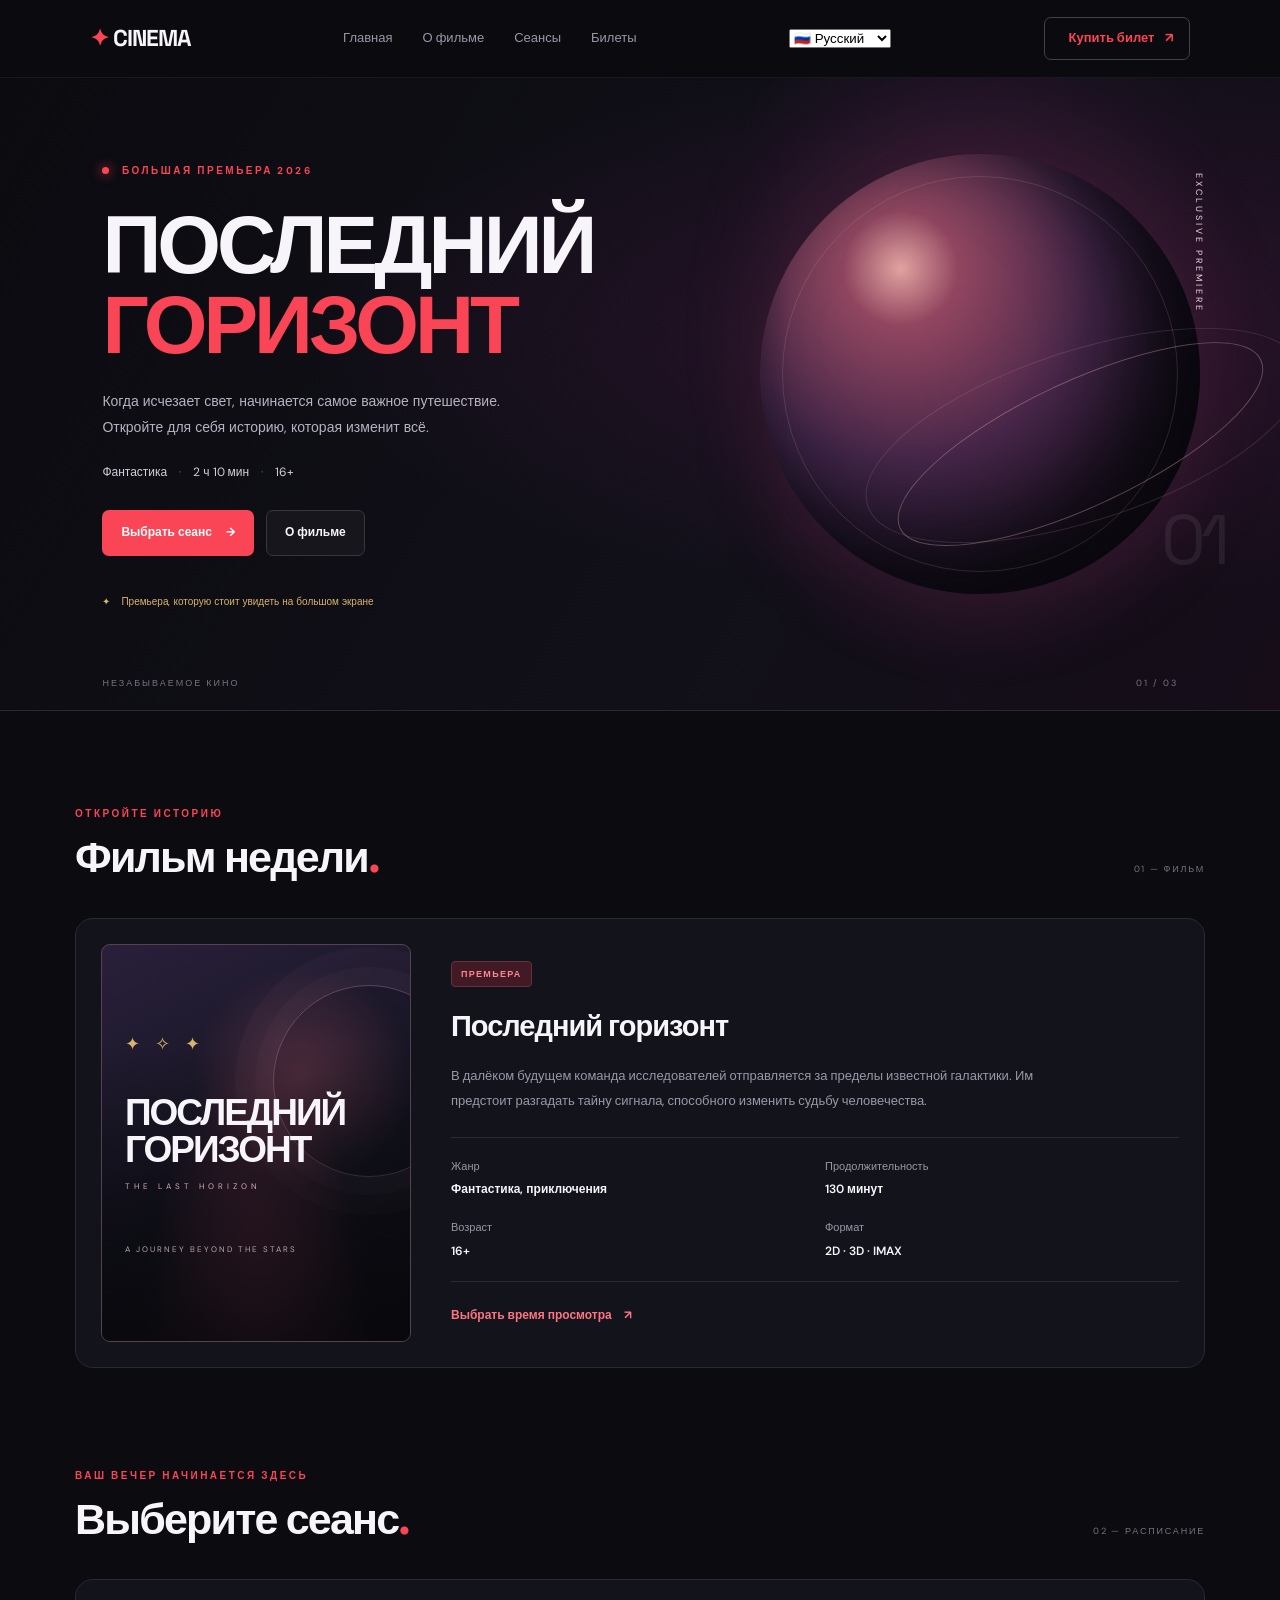
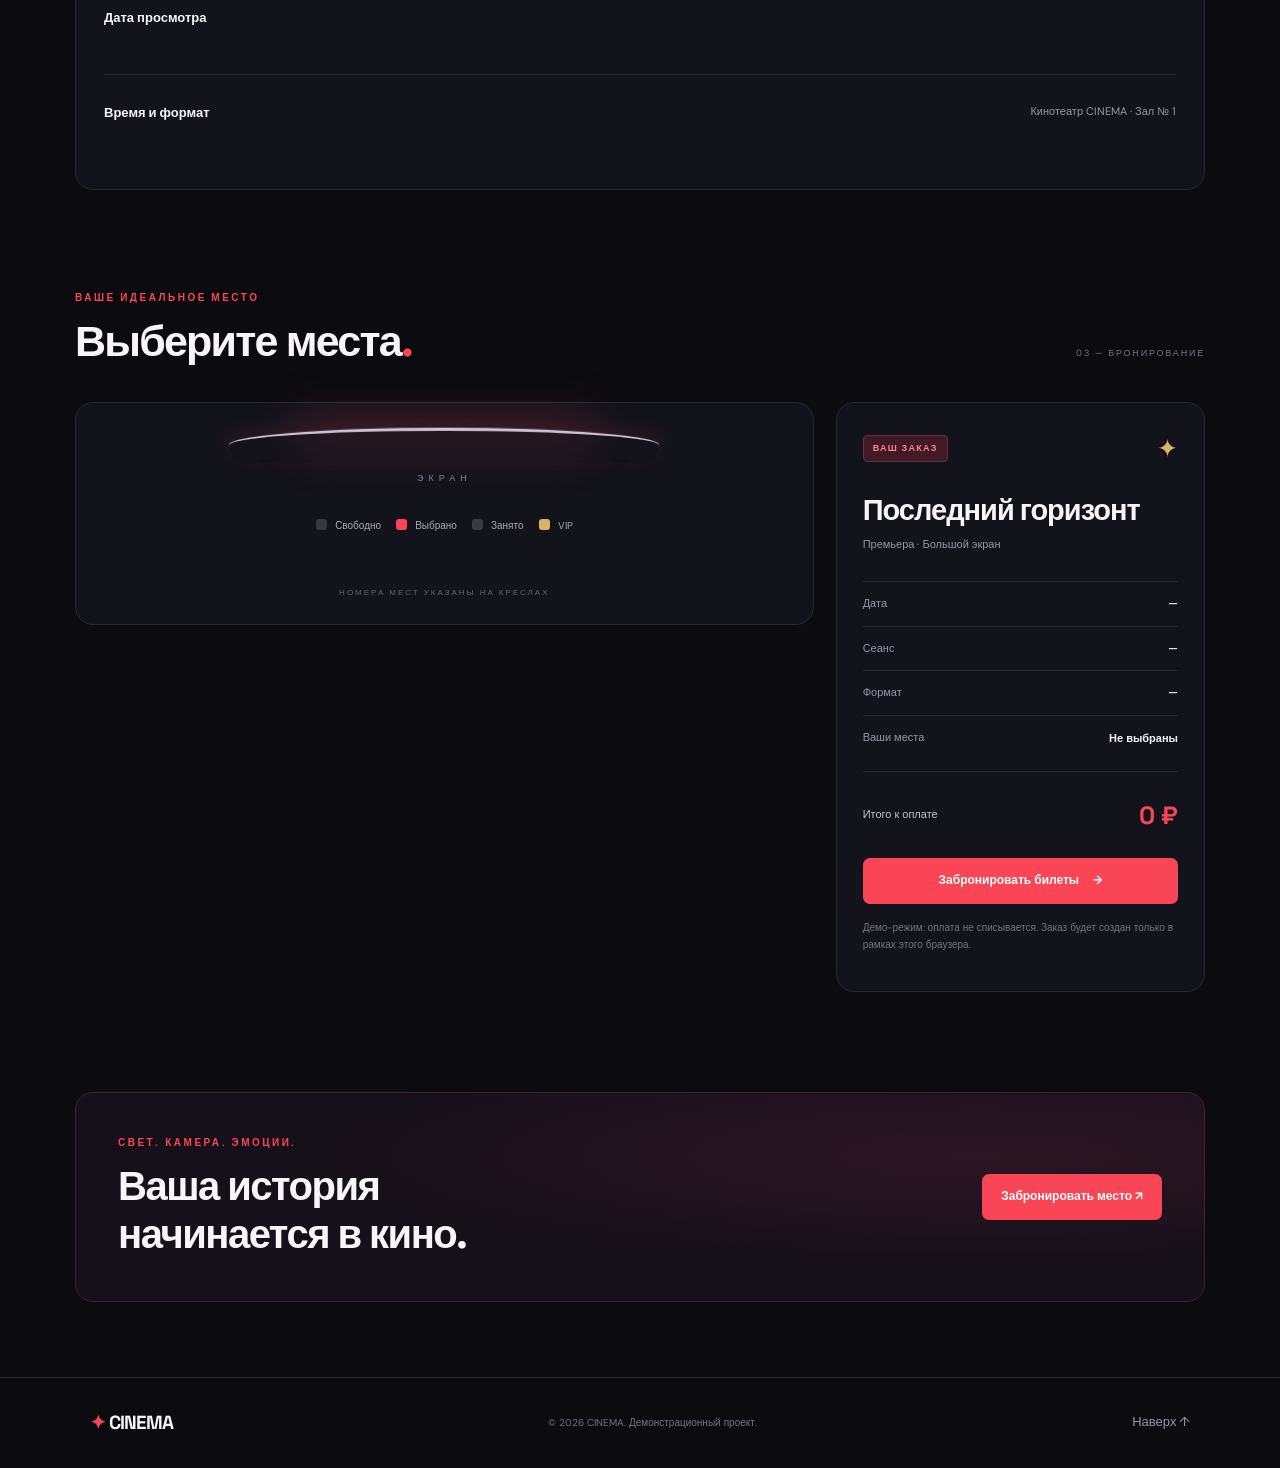
<file: index.html>
<!DOCTYPE html>
<html lang="ru">
<head>
  <meta charset="UTF-8">
  <meta name="viewport" content="width=device-width, initial-scale=1.0">
  <meta name="theme-color" content="#0b0b10">
  <meta name="description" content="Выбирайте сеанс и бронируйте места на кинопремьеру.">
  <title>CINEMA — Билеты на премьеру</title>
  <link rel="stylesheet" href="style.css">
  <script src="script.js" defer></script>
</head>
<body>
  <header class="header">
    <a class="logo" href="#home"><span>✦</span> CINEMA</a>

    <nav class="nav">
      <a href="#home" data-i18n="home">Главная</a>
      <a href="#movie" data-i18n="about">О фильме</a>
      <a href="#sessions" data-i18n="sessions">Сеансы</a>
      <a href="#booking" data-i18n="tickets">Билеты</a>
    </nav>

    <select id="languageSelect" aria-label="Выбор языка">
      <option value="ky">🇰🇬 Кыргызча</option>
      <option value="ru" selected>🇷🇺 Русский</option>
    </select>

    <a class="header-button" href="#sessions">
      <span data-i18n="buyTicket">Купить билет</span> <span>↗</span>
    </a>

    <button class="menu-toggle" id="menuToggle" aria-label="Открыть меню">☰</button>
  </header>

  <main>
    <section class="hero" id="home">
      <div class="hero-art" aria-hidden="true">
        <div class="planet"></div>
        <div class="orbit orbit-one"></div>
        <div class="orbit orbit-two"></div>
        <div class="hero-light"></div>
        <div class="poster-label">EXCLUSIVE PREMIERE</div>
        <div class="poster-number">01</div>
      </div>

      <div class="hero-content">
        <div class="eyebrow"><span class="live-dot"></span> <span data-i18n="premiere">БОЛЬШАЯ ПРЕМЬЕРА 2026</span></div>
        <h1 data-i18n="heroTitle">ПОСЛЕДНИЙ<br><span>ГОРИЗОНТ</span></h1>
        <p class="hero-description" data-i18n="heroDescription">
          Когда исчезает свет, начинается самое важное путешествие.
          Откройте для себя историю, которая изменит всё.
        </p>

        <div class="movie-meta">
          <span data-i18n="genre">Фантастика</span>
          <span>·</span>
          <span data-i18n="duration">2 ч 10 мин</span>
          <span>·</span>
          <span>16+</span>
        </div>

        <div class="hero-actions">
          <a href="#sessions" class="button button-primary"><span data-i18n="chooseSession">Выбрать сеанс</span> <span>→</span></a>
          <a href="#movie" class="button button-secondary" data-i18n="about">О фильме</a>
        </div>

        <div class="hero-note">
          <span>✦</span> <span data-i18n="heroNote">Премьера, которую стоит увидеть на большом экране</span>
        </div>
      </div>

      <div class="hero-bottom">
        <span data-i18n="cinemaTag">НЕЗАБЫВАЕМОЕ КИНО</span>
        <span>01 / 03</span>
      </div>
    </section>

    <section class="section movie-section" id="movie">
      <div class="section-heading">
        <div>
          <div class="eyebrow" data-i18n="discover">ОТКРОЙТЕ ИСТОРИЮ</div>
          <h2><span data-i18n="movieOfWeek">Фильм недели</span><span class="accent">.</span></h2>
        </div>
        <span class="section-index" data-i18n="filmIndex">01 — ФИЛЬМ</span>
      </div>

      <div class="movie-card">
        <div class="movie-cover">
          <div class="cover-stars">✦ &nbsp; ✧ &nbsp; ✦</div>
          <div class="cover-title" data-i18n="movieTitle">ПОСЛЕДНИЙ<br>ГОРИЗОНТ</div>
          <div class="cover-subtitle">THE LAST HORIZON</div>
          <div class="cover-bottom">A JOURNEY BEYOND THE STARS</div>
        </div>

        <div class="movie-info">
          <span class="pill" data-i18n="premiereLabel">ПРЕМЬЕРА</span>
          <h3 data-i18n="movieName">Последний горизонт</h3>
          <p class="movie-text" data-i18n="movieDescription">
            В далёком будущем команда исследователей отправляется
            за пределы известной галактики. Им предстоит разгадать
            тайну сигнала, способного изменить судьбу человечества.
          </p>

          <div class="info-grid">
            <div><span data-i18n="genreLabel">Жанр</span><strong data-i18n="genreValue">Фантастика, приключения</strong></div>
            <div><span data-i18n="durationLabel">Продолжительность</span><strong data-i18n="durationValue">130 минут</strong></div>
            <div><span data-i18n="ageLabel">Возраст</span><strong>16+</strong></div>
            <div><span data-i18n="formatLabel">Формат</span><strong>2D · 3D · IMAX</strong></div>
          </div>

          <a href="#sessions" class="text-link"><span data-i18n="chooseTime">Выбрать время просмотра</span> <span>↗</span></a>
        </div>
      </div>
    </section>

    <section class="section sessions-section" id="sessions">
      <div class="section-heading">
        <div>
          <div class="eyebrow" data-i18n="evening">ВАШ ВЕЧЕР НАЧИНАЕТСЯ ЗДЕСЬ</div>
          <h2><span data-i18n="chooseSession">Выберите сеанс</span><span class="accent">.</span></h2>
        </div>
        <span class="section-index" data-i18n="scheduleIndex">02 — РАСПИСАНИЕ</span>
      </div>

      <div class="session-panel">
        <div class="field-label" data-i18n="viewingDate">Дата просмотра</div>
        <div class="date-list" id="dateList" aria-label="Выберите дату"></div>

        <div class="session-divider"></div>

        <div class="session-topline">
          <div class="field-label" data-i18n="timeFormat">Время и формат</div>
          <span class="muted" data-i18n="cinemaHall">Кинотеатр CINEMA · Зал № 1</span>
        </div>

        <div class="time-list" id="timeList" aria-label="Выберите сеанс"></div>
        <p class="session-hint" id="sessionHint"></p>
      </div>
    </section>

    <section class="section booking-section" id="booking">
      <div class="section-heading">
        <div>
          <div class="eyebrow" data-i18n="idealSeat">ВАШЕ ИДЕАЛЬНОЕ МЕСТО</div>
          <h2><span data-i18n="chooseSeats">Выберите места</span><span class="accent">.</span></h2>
        </div>
        <span class="section-index" data-i18n="bookingIndex">03 — БРОНИРОВАНИЕ</span>
      </div>

      <div class="booking-layout">
        <div class="seat-panel">
          <div class="screen-wrap">
            <div class="screen-glow"></div>
            <div class="screen-shape"></div>
            <span data-i18n="screen">ЭКРАН</span>
          </div>

          <div class="seat-legend">
            <span><i class="legend-seat free"></i> <span data-i18n="free">Свободно</span></span>
            <span><i class="legend-seat chosen"></i> <span data-i18n="chosen">Выбрано</span></span>
            <span><i class="legend-seat occupied"></i> <span data-i18n="occupied">Занято</span></span>
            <span><i class="legend-seat vip"></i> VIP</span>
          </div>

          <div class="seat-map" id="seatMap" aria-label="Схема кинозала"></div>
          <div class="row-label" data-i18n="seatNumbers">НОМЕРА МЕСТ УКАЗАНЫ НА КРЕСЛАХ</div>
        </div>

        <aside class="order-panel">
          <div class="order-top">
            <span class="pill" data-i18n="yourOrder">ВАШ ЗАКАЗ</span>
            <span class="order-icon">✦</span>
          </div>

          <h3 data-i18n="movieName">Последний горизонт</h3>
          <p class="order-subtitle" data-i18n="premiereScreen">Премьера · Большой экран</p>

          <div class="order-detail">
            <span data-i18n="dateLabel">Дата</span>
            <strong id="summaryDate">—</strong>
          </div>
          <div class="order-detail">
            <span data-i18n="timeLabel">Сеанс</span>
            <strong id="summaryTime">—</strong>
          </div>
          <div class="order-detail">
            <span data-i18n="formatLabel">Формат</span>
            <strong id="summaryFormat">—</strong>
          </div>
          <div class="order-detail seats-detail">
            <span data-i18n="yourSeats">Ваши места</span>
            <strong id="summarySeats">Не выбраны</strong>
          </div>

          <div class="order-total">
            <span data-i18n="total">Итого к оплате</span>
            <strong id="totalPrice">0 ₽</strong>
          </div>

          <button class="button button-primary buy-button" id="buyButton">
            <span data-i18n="bookTickets">Забронировать билеты</span> <span>→</span>
          </button>

          <p class="order-footnote" data-i18n="demoNote">
            Демо-режим: оплата не списывается. Заказ будет создан только в рамках этого браузера.
          </p>
          <p class="order-message" id="orderMessage" role="status"></p>
        </aside>
      </div>
    </section>

    <section class="bottom-banner">
      <div>
        <div class="eyebrow" data-i18n="emotions">СВЕТ. КАМЕРА. ЭМОЦИИ.</div>
        <h2 data-i18n="bannerTitle">Ваша история<br>начинается в кино.</h2>
      </div>
      <a href="#sessions" class="button button-primary" data-i18n="reserveSeat">Забронировать место ↗</a>
    </section>
  </main>

  <footer class="footer">
    <a class="logo" href="#home"><span>✦</span> CINEMA</a>
    <p data-i18n="copyright">© 2026 CINEMA. Демонстрационный проект.</p>
    <a href="#home" data-i18n="top">Наверх ↑</a>
  </footer>

  <dialog class="confirmation-modal" id="confirmationModal">
    <button class="modal-close" id="closeModal" aria-label="Закрыть">×</button>
    <div class="modal-symbol">✓</div>
    <div class="eyebrow" data-i18n="orderCreated">ЗАКАЗ СОЗДАН</div>
    <h2 data-i18n="greatChoice">Отличный выбор!</h2>
    <p class="modal-description" data-i18n="orderFormed">Ваш демонстрационный заказ сформирован.</p>
    <div class="receipt" id="receipt"></div>
    <p class="modal-note" data-i18n="modalNote">
      Это учебный макет. Билеты не являются действительными, а реальная оплата не производится.
    </p>
    <button class="button button-primary modal-button" id="finishModal" data-i18n="great">Отлично!</button>
  </dialog>

  <div class="toast" id="toast" role="status" aria-live="polite"></div>
</body>
</html>
</file>
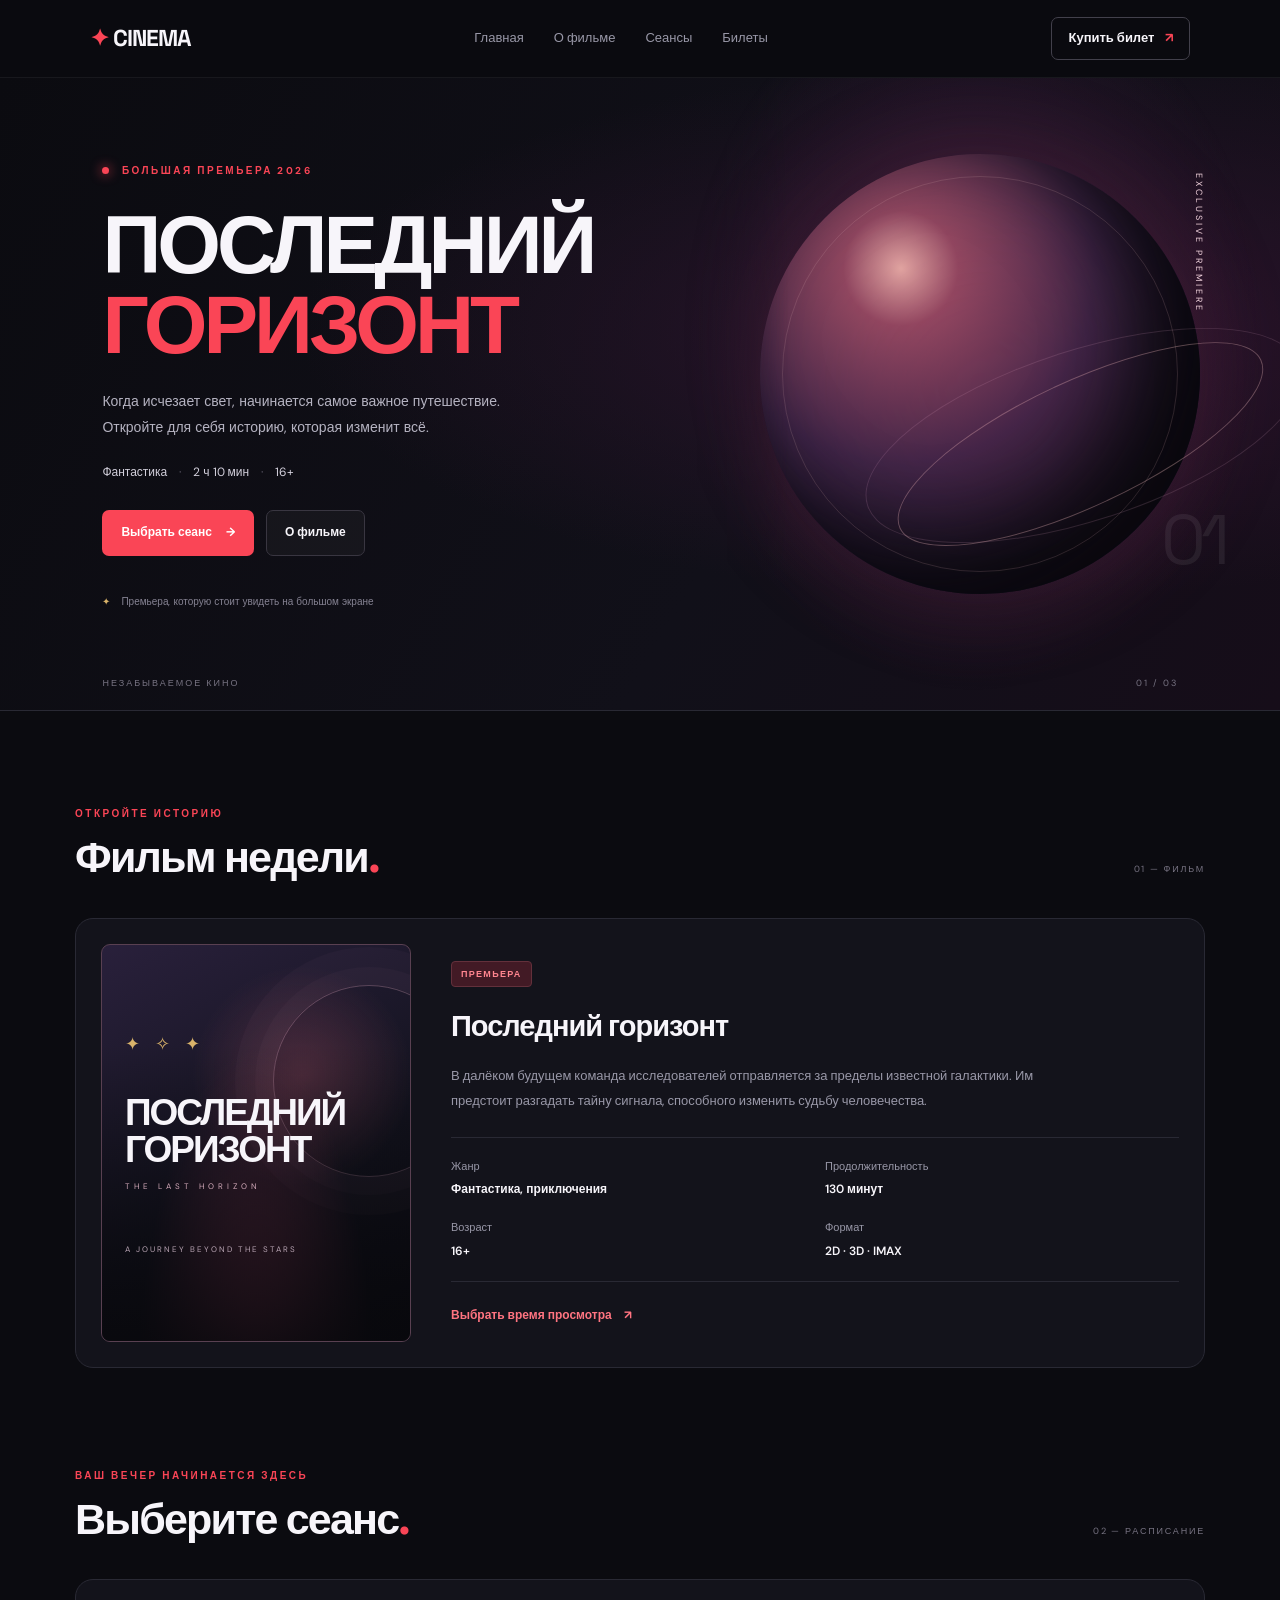
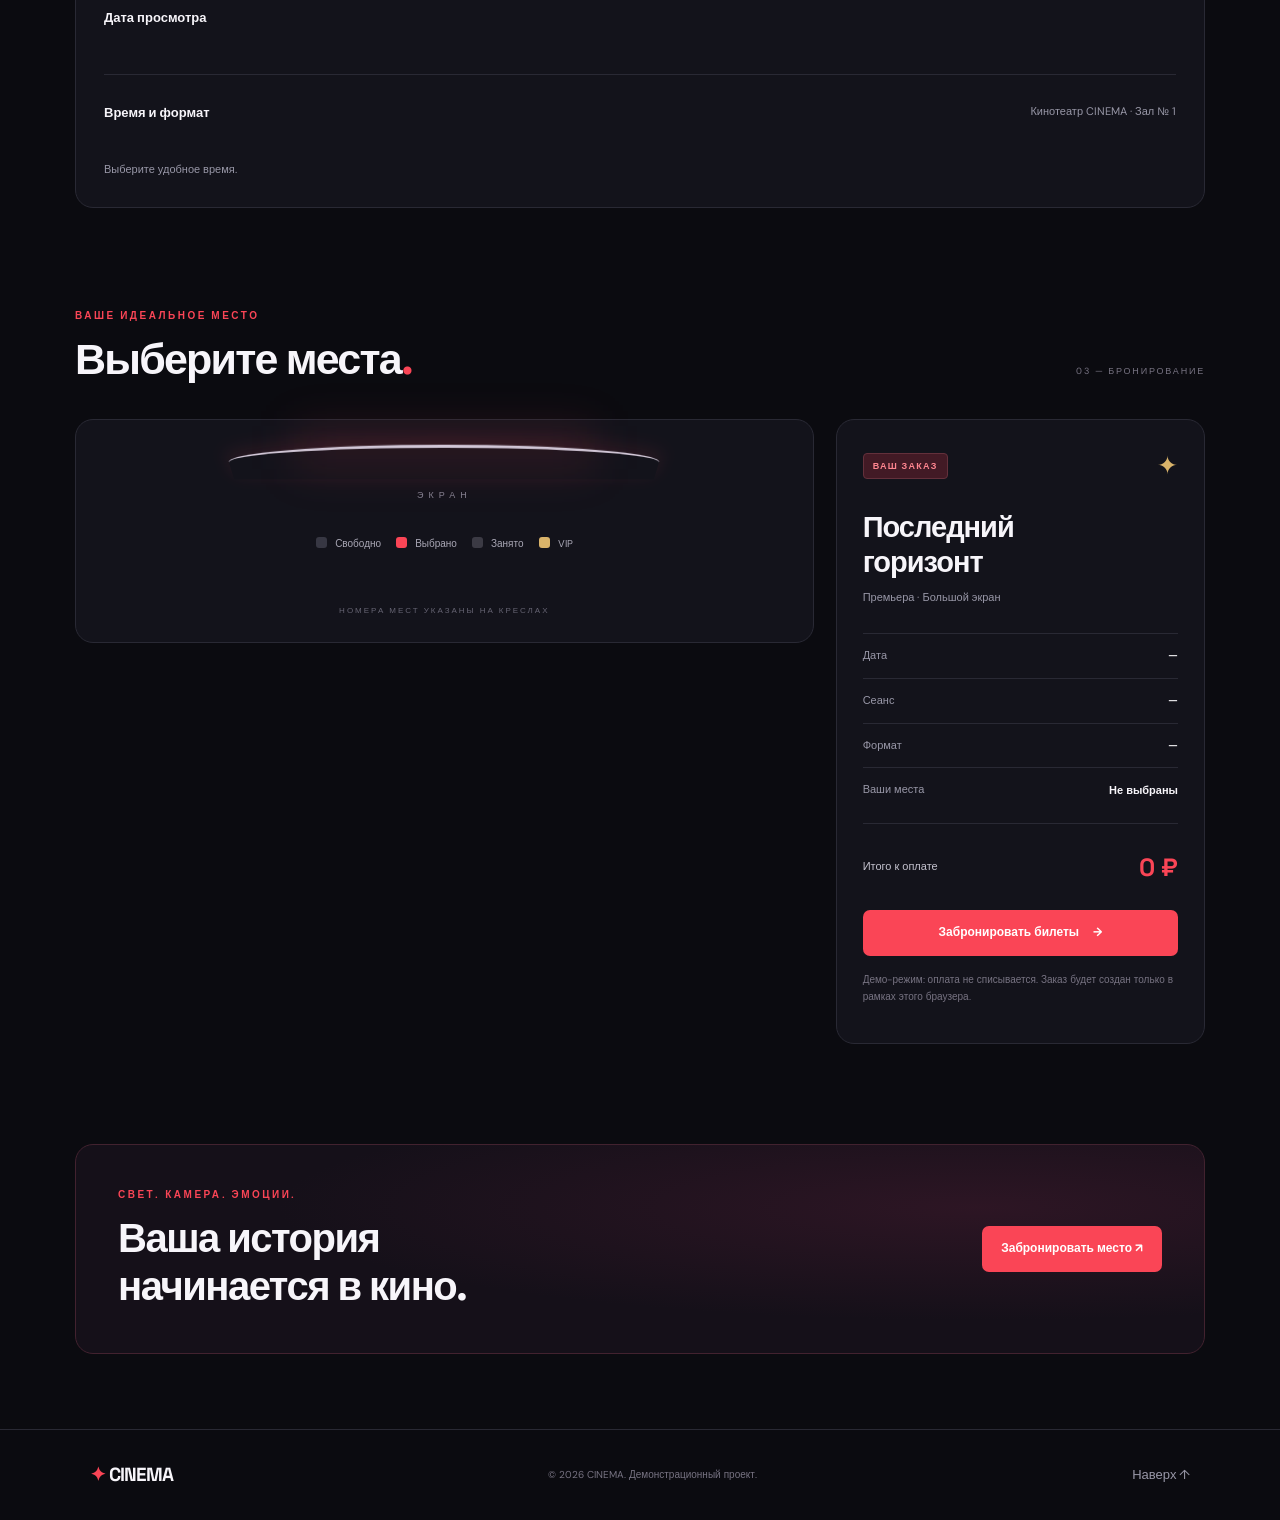
<file: prodaj bilet.html>
<!DOCTYPE html>
<html lang="ru">
<head>
  <meta charset="UTF-8">
  <meta name="viewport" content="width=device-width, initial-scale=1.0">
  <meta name="theme-color" content="#0b0b10">
  <meta name="description" content="Выбирайте сеанс и бронируйте места на кинопремьеру.">
  <title>CINEMA — Билеты на премьеру</title>
  <link rel="stylesheet" href="style.css">
  <script src="script.js" defer></script>
</head>
<body>
  <header class="header">
    <a class="logo" href="#home"><span>✦</span> CINEMA</a>

    <nav class="nav">
      <a href="#home">Главная</a>
      <a href="#movie">О фильме</a>
      <a href="#sessions">Сеансы</a>
      <a href="#booking">Билеты</a>
    </nav>

    <a class="header-button" href="#sessions">Купить билет <span>↗️</span></a>
    <button class="menu-toggle" id="menuToggle" aria-label="Открыть меню">☰</button>
  </header>

  <main>
    <section class="hero" id="home">
      <div class="hero-art" aria-hidden="true">
        <div class="planet"></div>
        <div class="orbit orbit-one"></div>
        <div class="orbit orbit-two"></div>
        <div class="hero-light"></div>
        <div class="poster-label">EXCLUSIVE PREMIERE</div>
        <div class="poster-number">01</div>
      </div>

      <div class="hero-content">
        <div class="eyebrow"><span class="live-dot"></span> БОЛЬШАЯ ПРЕМЬЕРА 2026</div>
        <h1>ПОСЛЕДНИЙ<br><span>ГОРИЗОНТ</span></h1>
        <p class="hero-description">
          Когда исчезает свет, начинается самое важное путешествие.
          Откройте для себя историю, которая изменит всё.
        </p>

        <div class="movie-meta">
          <span>Фантастика</span>
          <span>·</span>
          <span>2 ч 10 мин</span>
          <span>·</span>
          <span>16+</span>
        </div>

        <div class="hero-actions">
          <a href="#sessions" class="button button-primary">Выбрать сеанс <span>→</span></a>
          <a href="#movie" class="button button-secondary">О фильме</a>
        </div>

        <div class="hero-note">
          <span>✦</span> Премьера, которую стоит увидеть на большом экране
        </div>
      </div>

      <div class="hero-bottom">
        <span>НЕЗАБЫВАЕМОЕ КИНО</span>
        <span>01 / 03</span>
      </div>
    </section>

    <section class="section movie-section" id="movie">
      <div class="section-heading">
        <div>
          <div class="eyebrow">ОТКРОЙТЕ ИСТОРИЮ</div>
          <h2>Фильм недели<span class="accent">.</span></h2>
        </div>
        <span class="section-index">01 — ФИЛЬМ</span>
      </div>

      <div class="movie-card">
        <div class="movie-cover">
          <div class="cover-stars">✦ &nbsp; ✧ &nbsp; ✦</div>
          <div class="cover-title">ПОСЛЕДНИЙ<br>ГОРИЗОНТ</div>
          <div class="cover-subtitle">THE LAST HORIZON</div>
          <div class="cover-bottom">A JOURNEY BEYOND THE STARS</div>
        </div>

        <div class="movie-info">
          <span class="pill">ПРЕМЬЕРА</span>
          <h3>Последний горизонт</h3>
          <p class="movie-text">
            В далёком будущем команда исследователей отправляется
            за пределы известной галактики. Им предстоит разгадать
            тайну сигнала, способного изменить судьбу человечества.
          </p>

          <div class="info-grid">
            <div><span>Жанр</span><strong>Фантастика, приключения</strong></div>
            <div><span>Продолжительность</span><strong>130 минут</strong></div>
            <div><span>Возраст</span><strong>16+</strong></div>
            <div><span>Формат</span><strong>2D · 3D · IMAX</strong></div>
          </div>

          <a href="#sessions" class="text-link">Выбрать время просмотра <span>↗️</span></a>
        </div>
      </div>
    </section>

    <section class="section sessions-section" id="sessions">
      <div class="section-heading">
        <div>
          <div class="eyebrow">ВАШ ВЕЧЕР НАЧИНАЕТСЯ ЗДЕСЬ</div>
          <h2>Выберите сеанс<span class="accent">.</span></h2>
        </div>
        <span class="section-index">02 — РАСПИСАНИЕ</span>
      </div>

      <div class="session-panel">
        <div class="field-label">Дата просмотра</div>
        <div class="date-list" id="dateList" aria-label="Выберите дату"></div>

        <div class="session-divider"></div>

        <div class="session-topline">
          <div class="field-label">Время и формат</div>
          <span class="muted">Кинотеатр CINEMA · Зал № 1</span>
        </div>

        <div class="time-list" id="timeList" aria-label="Выберите сеанс"></div>
        <p class="session-hint" id="sessionHint">Выберите удобное время.</p>
      </div>
    </section>

    <section class="section booking-section" id="booking">
      <div class="section-heading">
        <div>
          <div class="eyebrow">ВАШЕ ИДЕАЛЬНОЕ МЕСТО</div>
          <h2>Выберите места<span class="accent">.</span></h2>
        </div>
        <span class="section-index">03 — БРОНИРОВАНИЕ</span>
      </div>

      <div class="booking-layout">
        <div class="seat-panel">
          <div class="screen-wrap">
            <div class="screen-glow"></div>
            <div class="screen-shape"></div>
            <span>ЭКРАН</span>
          </div>

          <div class="seat-legend">
            <span><i class="legend-seat free"></i> Свободно</span>
            <span><i class="legend-seat chosen"></i> Выбрано</span>
            <span><i class="legend-seat occupied"></i> Занято</span>
            <span><i class="legend-seat vip"></i> VIP</span>
          </div>

          <div class="seat-map" id="seatMap" aria-label="Схема кинозала"></div>
          <div class="row-label">НОМЕРА МЕСТ УКАЗАНЫ НА КРЕСЛАХ</div>
        </div>

        <aside class="order-panel">
          <div class="order-top">
            <span class="pill">ВАШ ЗАКАЗ</span>
            <span class="order-icon">✦</span>
          </div>

          <h3>Последний<br>горизонт</h3>
          <p class="order-subtitle">Премьера · Большой экран</p>

          <div class="order-detail">
            <span>Дата</span>
            <strong id="summaryDate">—</strong>
          </div>
          <div class="order-detail">
            <span>Сеанс</span>
            <strong id="summaryTime">—</strong>
          </div>
          <div class="order-detail">
            <span>Формат</span>
            <strong id="summaryFormat">—</strong>
          </div>
          <div class="order-detail seats-detail">
            <span>Ваши места</span>
            <strong id="summarySeats">Не выбраны</strong>
          </div>

          <div class="order-total">
            <span>Итого к оплате</span>
            <strong id="totalPrice">0 ₽</strong>
          </div>

          <button class="button button-primary buy-button" id="buyButton">
            Забронировать билеты <span>→</span>
          </button>

          <p class="order-footnote">
            Демо-режим: оплата не списывается. Заказ будет создан
            только в рамках этого браузера.
          </p>
          <p class="order-message" id="orderMessage" role="status"></p>
        </aside>
      </div>
    </section>

    <section class="bottom-banner">
      <div>
        <div class="eyebrow">СВЕТ. КАМЕРА. ЭМОЦИИ.</div>
        <h2>Ваша история<br>начинается в кино.</h2>
      </div>
      <a href="#sessions" class="button button-primary">Забронировать место ↗️</a>
    </section>
  </main>

  <footer class="footer">
    <a class="logo" href="#home"><span>✦</span> CINEMA</a>
    <p>© 2026 CINEMA. Демонстрационный проект.</p>
    <a href="#home">Наверх ↑</a>
  </footer>

  <dialog class="confirmation-modal" id="confirmationModal">
    <button class="modal-close" id="closeModal" aria-label="Закрыть">×</button>
    <div class="modal-symbol">✓</div>
    <div class="eyebrow">ЗАКАЗ СОЗДАН</div>
    <h2>Отличный выбор!</h2>
    <p class="modal-description">
      Ваш демонстрационный заказ сформирован.
    </p>
    <div class="receipt" id="receipt"></div>
    <p class="modal-note">
      Это учебный макет. Билеты не являются действительными,
      а реальная оплата не производится.
    </p>
    <button class="button button-primary modal-button" id="finishModal">Отлично!</button>
  </dialog>

  <div class="toast" id="toast" role="status" aria-live="polite"></div>
</body>
</html>
</file>
<file: style.css>
@import url('https://fonts.googleapis.com/css2?family=DM+Sans:wght@400;500;600;700&family=Space+Grotesk:wght@400;500;600;700&display=swap');

:root {
  --bg: #0b0b10;
  --surface: #13131b;
  --surface-light: #1b1b26;
  --border: #292934;
  --text: #f7f5fa;
  --muted: #9897a7;
  --red: #fa4556;
  --red-dark: #d82c40;
  --gold: #d9b36a;
  --green: #6ce0a0;
  --radius: 18px;
}

* {
  box-sizing: border-box;
  margin: 0;
  padding: 0;
}

html {
  scroll-behavior: smooth;
  scroll-padding-top: 90px;
}

body {
  font-family: 'DM Sans', Arial, sans-serif;
  background: var(--bg);
  color: var(--text);
  line-height: 1.6;
  overflow-x: hidden;
}

button, a {
  font: inherit;
}

a {
  color: inherit;
  text-decoration: none;
}

button {
  color: inherit;
}

button:focus-visible, a:focus-visible {
  outline: 2px solid var(--gold);
  outline-offset: 4px;
}

::selection {
  background: var(--red);
  color: white;
}

.header {
  height: 78px;
  padding: 0 7%;
  display: flex;
  justify-content: space-between;
  align-items: center;
  gap: 25px;
  position: sticky;
  top: 0;
  z-index: 20;
  background: rgba(11, 11, 16, .92);
  backdrop-filter: blur(18px);
  border-bottom: 1px solid rgba(255, 255, 255, .06);
}

.logo {
  font-family: 'Space Grotesk', sans-serif;
  font-size: 23px;
  font-weight: 700;
  letter-spacing: -1px;
  white-space: nowrap;
}

.logo span {
  color: var(--red);
}

.nav {
  display: flex;
  gap: 30px;
  align-items: center;
}

.nav a, .footer > a:last-child {
  color: var(--muted);
  font-size: 13px;
  transition: color .2s;
}

.nav a:hover, .footer > a:last-child:hover {
  color: white;
}

.header-button {
  font-size: 13px;
  font-weight: 700;
  padding: 10px 16px;
  border: 1px solid #42404b;
  border-radius: 7px;
  transition: .2s;
}

.header-button span {
  color: var(--red);
  margin-left: 8px;
}

.header-button:hover {
  border-color: var(--red);
}

.menu-toggle {
  display: none;
  background: transparent;
  border: 0;
  font-size: 24px;
  cursor: pointer;
}

.hero {
  min-height: 610px;
  position: relative;
  overflow: hidden;
  display: flex;
  align-items: center;
  padding: 85px 8% 100px;
  background:
    radial-gradient(ellipse at 80% 40%, #2b142c 0%, transparent 50%),
    linear-gradient(120deg, #0b0b10, #111019 60%, #160d19);
  border-bottom: 1px solid var(--border);
}

.hero-content {
  max-width: 590px;
  position: relative;
  z-index: 3;
}

.eyebrow {
  font-size: 10px;
  font-weight: 700;
  letter-spacing: 2.5px;
  color: var(--red);
}

.live-dot {
  display: inline-block;
  width: 7px;
  height: 7px;
  margin-right: 8px;
  background: var(--red);
  border-radius: 50%;
  box-shadow: 0 0 12px var(--red);
}

h1, h2, h3, .cover-title {
  font-family: 'Space Grotesk', sans-serif;
}

.hero h1 {
  font-size: clamp(45px, 6.4vw, 82px);
  line-height: .98;
  letter-spacing: -4px;
  margin: 26px 0 22px;
}

.hero h1 span {
  color: var(--red);
}

.hero-description {
  max-width: 420px;
  color: #b5b3c1;
  font-size: 14px;
  line-height: 1.9;
}

.movie-meta {
  display: flex;
  flex-wrap: wrap;
  gap: 12px;
  color: #d2cfdb;
  font-size: 12px;
  margin: 22px 0 28px;
}

.movie-meta span:nth-child(even) {
  color: #656272;
}

.hero-actions {
  display: flex;
  flex-wrap: wrap;
  gap: 12px;
}

.button {
  min-height: 46px;
  padding: 12px 18px;
  display: inline-flex;
  justify-content: center;
  align-items: center;
  gap: 14px;
  border: 1px solid transparent;
  border-radius: 7px;
  cursor: pointer;
  font-size: 12px;
  font-weight: 700;
  transition: transform .2s, background .2s, border-color .2s;
}

.button:hover {
  transform: translateY(-2px);
}

.button-primary {
  background: var(--red);
  color: white;
}

.button-primary:hover {
  background: var(--red-dark);
}

.button-secondary {
  background: rgba(255, 255, 255, .03);
  border-color: #393641;
}

.button-secondary:hover {
  border-color: #777180;
}

.hero-note {
  color: #858292;
  font-size: 10px;
  margin-top: 38px;
}

.hero-note span {
  color: var(--gold);
  margin-right: 8px;
}

.hero-art {
  width: 48%;
  position: absolute;
  inset: 0 0 0 auto;
  overflow: hidden;
  pointer-events: none;
  background:
    radial-gradient(ellipse at 50% 40%, #6e263f 0%, #29172c 29%, transparent 67%);
  mask-image: linear-gradient(to right, transparent, black 20%);
}

.planet {
  width: min(36vw, 440px);
  aspect-ratio: 1;
  border-radius: 50%;
  position: absolute;
  top: 12%;
  right: 13%;
  background:
    radial-gradient(circle at 32% 26%, #e0a6a2 0%, #8d465f 13%, #3b2446 44%, #100f1c 72%);
  box-shadow: inset -50px -35px 90px #07070c, 0 0 100px #a2376030;
  animation: float 8s ease-in-out infinite;
}

.planet::after {
  content: '';
  position: absolute;
  inset: 5%;
  border-radius: 50%;
  border: 1px solid #e6b7bb28;
}

.orbit {
  position: absolute;
  width: 65%;
  height: 20%;
  border: 1px solid #e4b1b35c;
  border-radius: 50%;
  top: 48%;
  right: 0%;
  transform: rotate(-25deg);
}

.orbit-two {
  width: 74%;
  height: 27%;
  top: 43%;
  right: -5%;
  border-color: #d7a2c02c;
  transform: rotate(-18deg);
}

.hero-light {
  position: absolute;
  width: 230px;
  height: 230px;
  top: 30%;
  right: 30%;
  border-radius: 50%;
  background: #ee426f;
  filter: blur(100px);
  opacity: .13;
}

.poster-label, .poster-number {
  position: absolute;
  color: #f4d5df;
  font-size: 9px;
  letter-spacing: 3px;
}

.poster-label {
  right: 12%;
  top: 15%;
  writing-mode: vertical-rl;
}

.poster-number {
  right: 9%;
  bottom: 18%;
  font-family: 'Space Grotesk', sans-serif;
  font-size: 70px;
  letter-spacing: -5px;
  color: #ffffff12;
}

.hero-bottom {
  position: absolute;
  left: 8%;
  right: 8%;
  bottom: 20px;
  display: flex;
  justify-content: space-between;
  color: #777382;
  font-size: 9px;
  letter-spacing: 2px;
}

.section {
  max-width: 1200px;
  margin: auto;
  padding: 95px 35px 0;
}

.section-heading {
  display: flex;
  justify-content: space-between;
  align-items: flex-end;
  gap: 20px;
  margin-bottom: 34px;
}

.section-heading h2 {
  font-size: clamp(30px, 4vw, 43px);
  letter-spacing: -1.8px;
  line-height: 1.2;
  margin-top: 10px;
}

.accent {
  color: var(--red);
}

.section-index {
  color: #777382;
  font-size: 9px;
  letter-spacing: 1.8px;
  white-space: nowrap;
  padding-bottom: 7px;
}

.movie-card {
  display: grid;
  grid-template-columns: 310px 1fr;
  gap: 40px;
  padding: 25px;
  background: var(--surface);
  border: 1px solid var(--border);
  border-radius: var(--radius);
}

.movie-cover {
  min-height: 355px;
  padding: 27px 23px;
  position: relative;
  overflow: hidden;
  display: flex;
  flex-direction: column;
  justify-content: center;
  background:
    radial-gradient(circle at 65% 33%, #be596a50, transparent 33%),
    radial-gradient(ellipse at 50% 120%, #733047, transparent 55%),
    linear-gradient(155deg, #29203b, #12121d 60%, #09090f);
  border: 1px solid #594051;
  border-radius: 9px;
}

.movie-cover::before {
  content: '';
  position: absolute;
  width: 190px;
  height: 190px;
  right: -55px;
  top: 40px;
  border: 1px solid #dca5bc50;
  border-radius: 50%;
  box-shadow: 0 0 0 18px #dca5bc08, 0 0 0 38px #dca5bc08;
}

.movie-cover::after {
  content: '';
  position: absolute;
  inset: 0;
  background: linear-gradient(0deg, #08080cdd, transparent 75%);
}

.cover-stars, .cover-title, .cover-subtitle, .cover-bottom {
  position: relative;
  z-index: 1;
}

.cover-stars {
  color: var(--gold);
  font-size: 18px;
  margin-bottom: 35px;
}

.cover-title {
  font-size: 37px;
  line-height: 1;
  font-weight: 700;
  letter-spacing: -2px;
}

.cover-subtitle {
  color: #d2a9b9;
  font-size: 8px;
  letter-spacing: 4px;
  margin-top: 12px;
}

.cover-bottom {
  color: #b8a4b3;
  font-size: 8px;
  letter-spacing: 2px;
  margin-top: 50px;
}

.movie-info {
  align-self: center;
  padding: 15px 0;
}

.pill {
  display: inline-flex;
  padding: 5px 9px;
  border: 1px solid #63303b;
  background: #421a25;
  border-radius: 4px;
  color: #ff8690;
  font-size: 9px;
  font-weight: 700;
  letter-spacing: 1.3px;
}

.movie-info h3, .order-panel h3 {
  font-size: 29px;
  letter-spacing: -1px;
  margin-top: 16px;
}

.movie-text {
  color: var(--muted);
  font-size: 13px;
  line-height: 1.9;
  margin: 15px 0 23px;
  max-width: 600px;
}

.info-grid {
  display: grid;
  grid-template-columns: 1fr 1fr;
  gap: 20px;
  padding: 20px 0;
  border-top: 1px solid var(--border);
  border-bottom: 1px solid var(--border);
}

.info-grid div {
  display: flex;
  flex-direction: column;
  gap: 5px;
}

.info-grid span {
  color: var(--muted);
  font-size: 11px;
}

.info-grid strong {
  font-size: 12px;
  font-weight: 600;
}

.text-link {
  display: inline-flex;
  gap: 12px;
  margin-top: 24px;
  color: #ff7481;
  font-size: 12px;
  font-weight: 700;
}

.sessions-section, .booking-section {
  padding-top: 100px;
}

.session-panel {
  padding: 28px;
  border: 1px solid var(--border);
  border-radius: var(--radius);
  background: var(--surface);
}

.field-label {
  font-size: 13px;
  font-weight: 700;
  margin-bottom: 17px;
}

.date-list, .time-list {
  display: flex;
  flex-wrap: wrap;
  gap: 10px;
}

.date-option, .time-option {
  border: 1px solid #343440;
  background: #191922;
  border-radius: 8px;
  cursor: pointer;
  transition: .2s;
}

.date-option {
  flex: 1 1 90px;
  min-width: 75px;
  padding: 13px 8px;
  display: flex;
  flex-direction: column;
  gap: 3px;
  text-align: center;
}

.date-day {
  color: var(--muted);
  font-size: 10px;
}

.date-number {
  font-family: 'Space Grotesk', sans-serif;
  font-size: 22px;
  font-weight: 700;
}

.date-month {
  color: var(--muted);
  font-size: 10px;
}

.date-option:hover, .time-option:hover {
  border-color: #8a5961;
}

.date-option.active, .time-option.active {
  border-color: var(--red);
  background: #35151f;
  box-shadow: inset 0 0 0 1px #fa455620;
}

.date-option.active .date-number {
  color: #ff7180;
}

.session-divider {
  height: 1px;
  background: var(--border);
  margin: 28px 0;
}

.session-topline {
  display: flex;
  justify-content: space-between;
  gap: 15px;
  flex-wrap: wrap;
}

.muted {
  color: var(--muted);
  font-size: 11px;
}

.time-option {
  min-width: 130px;
  padding: 12px 16px;
  text-align: left;
}

.time-option strong, .time-option small {
  display: block;
}

.time-option strong {
  font-size: 14px;
}

.time-option small {
  color: var(--muted);
  font-size: 10px;
  margin-top: 4px;
}

.time-option.active small {
  color: #e9a3ad;
}

.session-hint {
  color: var(--muted);
  font-size: 11px;
  margin-top: 20px;
}

.booking-layout {
  display: grid;
  grid-template-columns: minmax(0, 1.6fr) minmax(270px, .8fr);
  gap: 22px;
  align-items: start;
}

.seat-panel, .order-panel {
  min-width: 0;
  background: var(--surface);
  border: 1px solid var(--border);
  border-radius: var(--radius);
  padding: 25px;
}

.screen-wrap {
  max-width: 430px;
  margin: 0 auto 30px;
  position: relative;
  text-align: center;
}

.screen-glow {
  position: absolute;
  left: 15%;
  right: 15%;
  top: -20px;
  height: 45px;
  background: #fa45551b;
  filter: blur(22px);
}

.screen-shape {
  position: relative;
  height: 35px;
  border-top: 3px solid #d2c7d7;
  border-radius: 50% 50% 0 0;
  transform: perspective(100px) rotateX(-8deg);
  box-shadow: 0 -5px 18px #fa45551b;
}

.screen-wrap > span {
  color: #858292;
  font-size: 9px;
  letter-spacing: 5px;
}

.seat-legend {
  display: flex;
  justify-content: center;
  flex-wrap: wrap;
  gap: 15px;
  margin: 27px 0;
  color: #a9a7b5;
  font-size: 10px;
}

.legend-seat {
  display: inline-block;
  width: 11px;
  height: 11px;
  border-radius: 3px;
  margin-right: 5px;
  vertical-align: -1px;
  background: #373743;
}

.legend-seat.chosen {
  background: var(--red);
}

.legend-seat.occupied {
  background: #565560;
  opacity: .6;
}

.legend-seat.vip {
  background: var(--gold);
}

.seat-map {
  display: grid;
  gap: 12px;
  max-width: 440px;
  margin: 0 auto;
}

.seat-row {
  display: grid;
  grid-template-columns: 18px repeat(8, minmax(0, 1fr));
  gap: 7px;
  align-items: center;
}

.row-number {
  color: #777382;
  font-size: 10px;
  text-align: center;
}

.seat {
  min-width: 0;
  height: 31px;
  padding: 0;
  border: 1px solid #444450;
  border-radius: 6px 6px 3px 3px;
  background: #292933;
  color: #d0ced8;
  font-size: 10px;
  cursor: pointer;
  transition: background .15s, transform .15s, border-color .15s;
}

.seat:hover:not(:disabled) {
  border-color: white;
  transform: translateY(-2px);
}

.seat.selected {
  background: var(--red);
  border-color: var(--red);
  color: white;
  box-shadow: 0 0 12px #fa45552c;
}

.seat:disabled {
  cursor: not-allowed;
  color: #797783;
  background: #44434d;
  border-color: #44434d;
  opacity: .55;
}

.seat.vip:not(.selected):not(:disabled) {
  background: #54442a;
  border-color: #a5874c;
  color: #f2d6a1;
}

.seat.vip:not(.selected):not(:disabled):hover {
  background: #725a30;
}

.seat.vip.selected {
  background: var(--red);
  border-color: var(--red);
}

.row-label {
  text-align: center;
  font-size: 8px;
  letter-spacing: 2px;
  color: #666473;
  margin-top: 25px;
}

.order-panel {
  padding: 26px;
}

.order-top {
  display: flex;
  justify-content: space-between;
  align-items: center;
}

.order-icon {
  color: var(--gold);
  font-size: 25px;
}

.order-panel h3 {
  line-height: 1.2;
  margin-top: 24px;
}

.order-subtitle {
  color: var(--muted);
  font-size: 11px;
  margin-top: 9px;
  margin-bottom: 27px;
}

.order-detail {
  display: flex;
  justify-content: space-between;
  align-items: flex-start;
  gap: 14px;
  padding: 13px 0;
  border-top: 1px solid var(--border);
}

.order-detail > span {
  color: var(--muted);
  font-size: 11px;
}

.order-detail strong {
  max-width: 62%;
  text-align: right;
  font-size: 11px;
  font-weight: 600;
}

.seats-detail strong {
  line-height: 1.8;
}

.order-total {
  border-top: 1px solid var(--border);
  margin-top: 9px;
  padding: 23px 0;
  display: flex;
  justify-content: space-between;
  align-items: center;
  gap: 10px;
}

.order-total > span {
  font-size: 11px;
  color: #c4c2ce;
}

.order-total strong {
  font-family: 'Space Grotesk', sans-serif;
  font-size: 25px;
  color: var(--red);
  white-space: nowrap;
}

.buy-button {
  width: 100%;
}

.buy-button:disabled {
  opacity: .45;
  cursor: not-allowed;
  transform: none;
}

.order-footnote {
  color: #777382;
  font-size: 10px;
  line-height: 1.7;
  margin-top: 15px;
}

.order-message {
  font-size: 11px;
  margin-top: 12px;
  color: var(--red);
}

.bottom-banner {
  max-width: 1130px;
  margin: 100px auto 0;
  padding: 42px;
  border: 1px solid #42222f;
  border-radius: var(--radius);
  display: flex;
  align-items: center;
  justify-content: space-between;
  gap: 25px;
  background:
    radial-gradient(ellipse at 80% 30%, #5d203a55, transparent 55%),
    #151019;
}

.bottom-banner h2 {
  font-size: clamp(28px, 4vw, 40px);
  line-height: 1.2;
  letter-spacing: -1.5px;
  margin-top: 12px;
}

.footer {
  margin-top: 75px;
  padding: 30px 7%;
  border-top: 1px solid var(--border);
  display: flex;
  align-items: center;
  justify-content: space-between;
  gap: 20px;
}

.footer .logo {
  font-size: 19px;
}

.footer p {
  color: #777382;
  font-size: 10px;
  text-align: center;
}

.confirmation-modal {
  width: min(440px, calc(100% - 30px));
  max-height: 85vh;
  overflow-y: auto;
  margin: auto;
  padding: 35px;
  background: #17151f;
  color: var(--text);
  border: 1px solid #443440;
  border-radius: 18px;
  text-align: center;
}

.confirmation-modal::backdrop {
  background: #050508cf;
  backdrop-filter: blur(7px);
}

.modal-close {
  position: absolute;
  right: 15px;
  top: 10px;
  background: transparent;
  border: none;
  color: #aaa;
  font-size: 26px;
  cursor: pointer;
}

.modal-symbol {
  display: grid;
  place-items: center;
  width: 55px;
  height: 55px;
  margin: 0 auto 22px;
  border-radius: 50%;
  color: var(--green);
  background: #16382b;
  border: 1px solid #285940;
  font-size: 24px;
}

.confirmation-modal h2 {
  font-size: 28px;
  margin-top: 9px;
}

.modal-description {
  color: var(--muted);
  font-size: 12px;
  margin-top: 9px;
}

.receipt {
  text-align: left;
  padding: 18px;
  margin: 24px 0;
  border-radius: 10px;
  background: #0e0d14;
  border: 1px solid var(--border);
}

.receipt-row {
  display: flex;
  justify-content: space-between;
  gap: 15px;
  padding: 9px 0;
  border-bottom: 1px solid var(--border);
  font-size: 11px;
}

.receipt-row:last-child {
  border: 0;
}

.receipt-row span {
  color: var(--muted);
}

.receipt-row strong {
  text-align: right;
  max-width: 65%;
  overflow-wrap: anywhere;
}

.modal-note {
  color: #9a8a7e;
  font-size: 10px;
  line-height: 1.7;
  margin-bottom: 20px;
}

.modal-button {
  width: 100%;
}

.toast {
  position: fixed;
  z-index: 50;
  left: 50%;
  bottom: 25px;
  transform: translate(-50%, 20px);
  max-width: calc(100% - 30px);
  padding: 12px 18px;
  border: 1px solid #45404c;
  border-radius: 9px;
  background: #1d1a25;
  color: white;
  font-size: 12px;
  text-align: center;
  opacity: 0;
  pointer-events: none;
  transition: .25s;
}

.toast.show {
  opacity: 1;
  transform: translate(-50%, 0);
}

@keyframes float {
  0%, 100% { transform: translateY(0); }
  50% { transform: translateY(-14px); }
}

@media (min-width: 1400px) {
  .hero {
    padding-left: max(8%, calc((100% - 1200px) / 2));
  }
}

@media (max-width: 850px) {
  .header {
    padding: 0 4%;
    gap: 15px;
  }

  .nav {
    gap: 15px;
  }

  .header-button {
    display: none;
  }

  .hero {
    padding-left: 5%;
    padding-right: 5%;
  }

  .hero-art {
    width: 55%;
    opacity: .65;
  }

  .section {
    padding-left: 22px;
    padding-right: 22px;
  }

  .movie-card {
    grid-template-columns: 240px 1fr;
    gap: 25px;
  }

  .movie-cover {
    min-height: 330px;
  }

  .booking-layout {
    grid-template-columns: 1fr;
  }

  .order-panel {
    max-width: none;
  }

  .bottom-banner {
    margin-left: 22px;
    margin-right: 22px;
  }
}

@media (max-width: 600px) {
  .header {
    height: 68px;
  }

  .logo {
    font-size: 21px;
  }

  .menu-toggle {
    display: block;
  }

  .nav {
    display: none;
    position: absolute;
    top: 68px;
    left: 0;
    right: 0;
    padding: 20px;
    background: #13131b;
    border-bottom: 1px solid var(--border);
    flex-direction: column;
    align-items: stretch;
    gap: 0;
  }

  .nav.open {
    display: flex;
  }

  .nav a {
    padding: 12px 4px;
  }

  .hero {
    min-height: 590px;
    padding: 65px 22px 85px;
    align-items: flex-start;
  }

  .hero-art {
    width: 100%;
    opacity: .34;
    mask-image: linear-gradient(to bottom, black, transparent 85%);
  }

  .planet {
    width: 300px;
    right: -80px;
    top: 25%;
  }

  .hero h1 {
    font-size: clamp(43px, 12vw, 65px);
    letter-spacing: -2.8px;
  }

  .hero-content {
    max-width: 100%;
  }

  .hero-description {
    max-width: 350px;
  }

  .hero-bottom {
    left: 22px;
    right: 22px;
  }

  .section {
    padding: 70px 16px 0;
  }

  .section-heading {
    align-items: flex-start;
  }

  .section-index {
    display: none;
  }

  .movie-card {
    grid-template-columns: 1fr;
    padding: 15px;
    gap: 20px;
  }

  .movie-cover {
    min-height: 260px;
  }

  .cover-title {
    font-size: 32px;
  }

  .movie-info {
    padding: 5px;
  }

  .info-grid {
    gap: 17px 10px;
  }

  .info-grid strong {
    font-size: 11px;
  }

  .session-panel {
    padding: 17px;
  }

  .date-list {
    display: grid;
    grid-template-columns: repeat(3, minmax(0, 1fr));
  }

  .date-option {
    min-width: 0;
  }

  .time-option {
    min-width: 0;
    flex: 1 1 calc(50% - 10px);
  }

  .seat-panel, .order-panel {
    padding: 17px 12px;
  }

  .seat-map {
    gap: 10px;
  }

  .seat-row {
    grid-template-columns: 15px repeat(8, minmax(0, 1fr));
    gap: 4px;
  }

  .seat {
    height: 27px;
    font-size: 9px;
    border-radius: 4px 4px 2px 2px;
  }

  .seat-l
</file>
